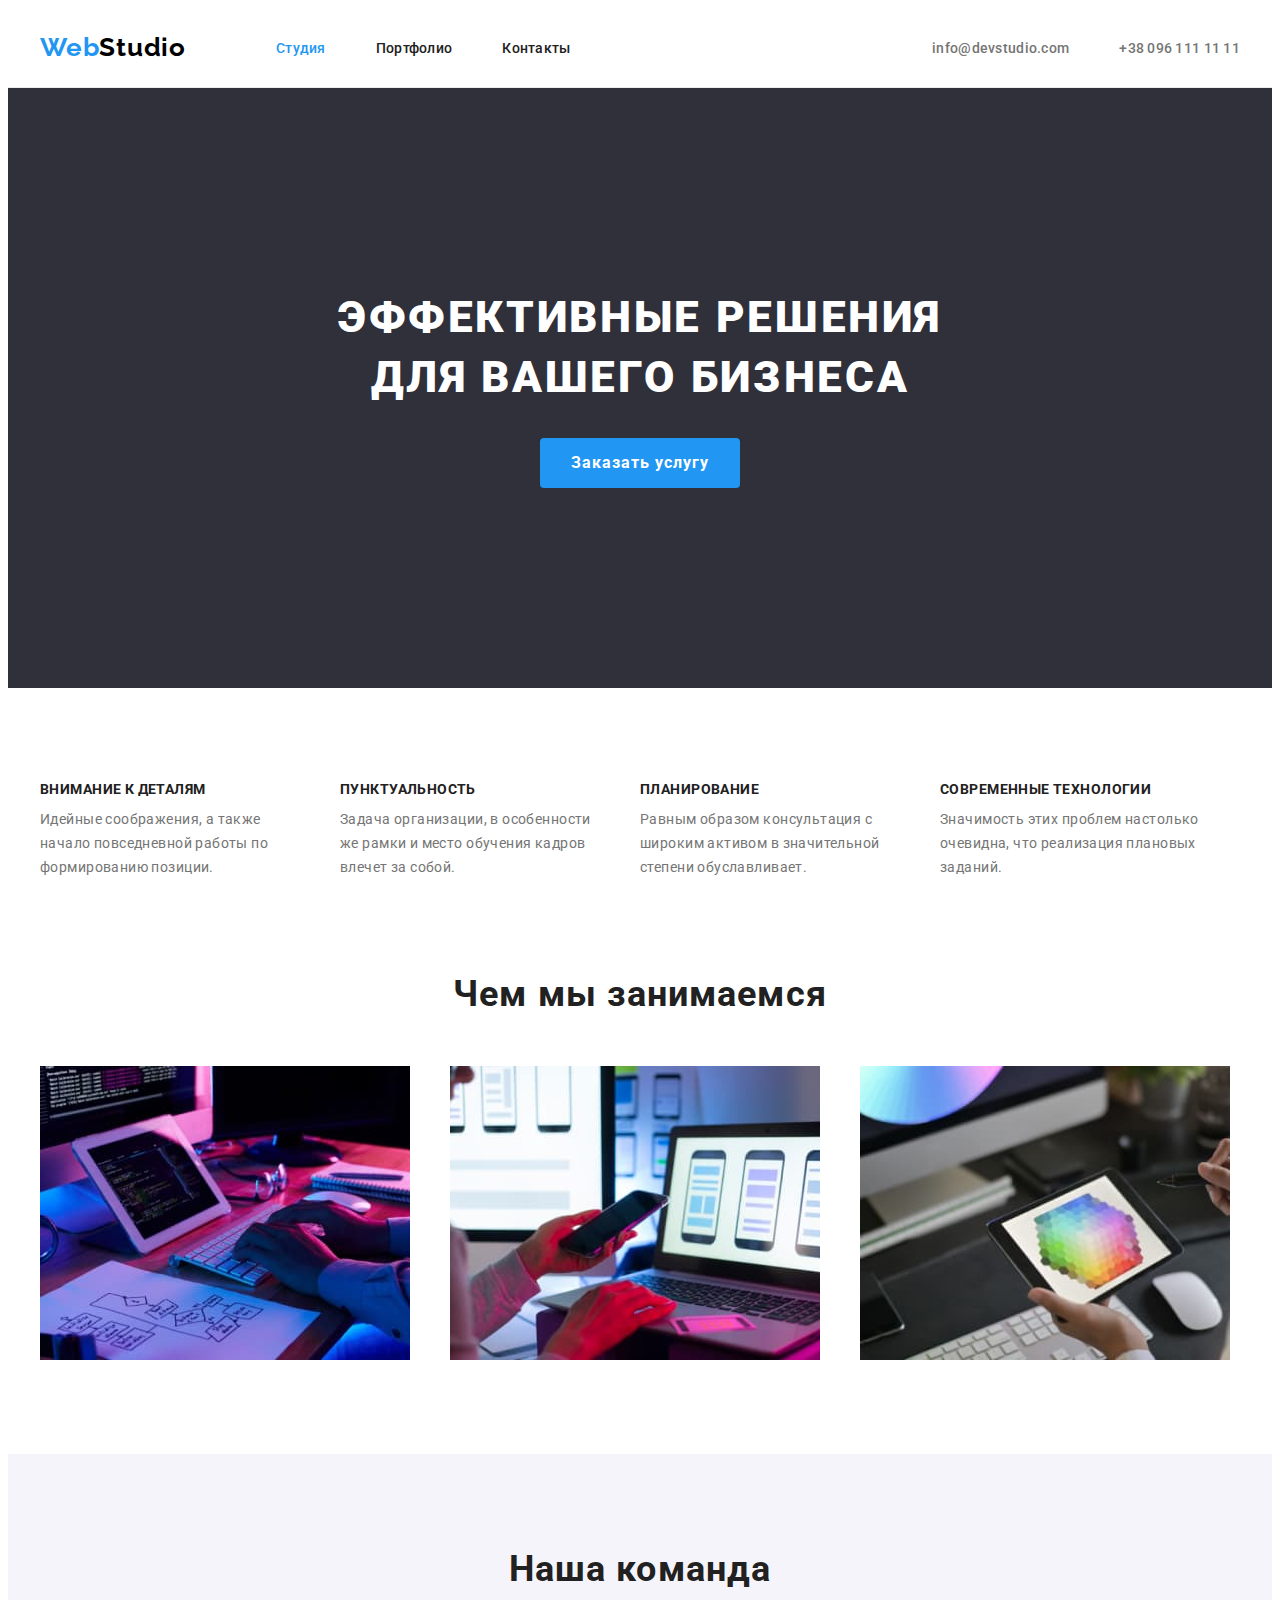
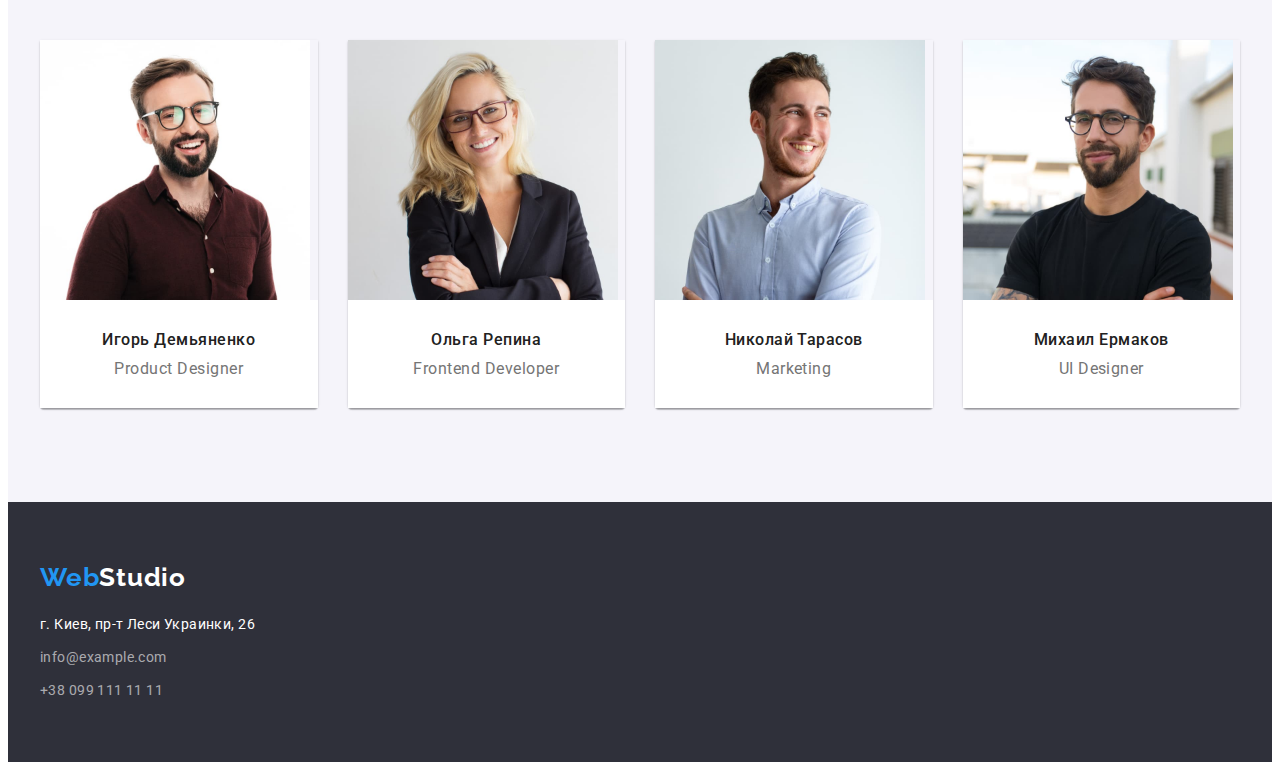
<file: index.html>
<!DOCTYPE html>
<html lang="ru">
  <head>
    <meta charset="UTF-8" />
    <meta http-equiv="X-UA-Compatible" content="IE=edge" />
    <meta name="viewport" content="width=device-width, initial-scale=1.0" />
    <title>Студия</title>
    <link rel="preconnect" href="https://fonts.googleapis.com" />
    <link rel="preconnect" href="https://fonts.gstatic.com" crossorigin />
    <link
      href="https://fonts.googleapis.com/css2?family=Raleway:wght@700&family=Roboto:wght@400;500;700;900&display=swap"
      rel="stylesheet"
    />
    <link
      rel="stylesheet"
      href="https://cdnjs.cloudflare.com/ajax/libs/modern-normalize/1.1.0/modern-normalize.min.css"
      integrity="sha512-wpPYUAdjBVSE4KJnH1VR1HeZfpl1ub8YT/NKx4PuQ5NmX2tKuGu6U/JRp5y+Y8XG2tV+wKQpNHVUX03MfMFn9Q=="
      crossorigin="anonymous"
      referrerpolicy="no-referrer"
    />
    <link rel="stylesheet" href="./css/styles.css" />
  </head>
  <body>
    <!--  START HEADER -->

    <header class="page-header">
      <div class="container header-container">
        <nav class="navigation">
          <a class="logo-header link" lang="en" href=""
            ><span class="first-part-logo">Web</span>Studio</a
          >

          <ul class="nav-list list">
            <li class="nav-list-item">
              <a class="nav-list-link link current" href="">Студия</a>
            </li>
            <li class="nav-list-item">
              <a class="nav-list-link link" href="./portfolio.html"
                >Портфолио</a
              >
            </li>
            <li class="nav-list-item">
              <a class="nav-list-link link" href="">Контакты</a>
            </li>
          </ul>
        </nav>
        <ul class="main-contact list">
          <li class="main-contact-item">
            <a class="main-contact-link link" href="mailto:info@devstudio.com"
              >info@devstudio.com</a
            >
          </li>
          <li class="main-contact-item">
            <a class="main-contact-link link" href="tel:+380961111111"
              >+38 096 111 11 11</a
            >
          </li>
        </ul>
      </div>
    </header>

    <!-- /END HEADER -->

    <main>
      <!--  START Hero-->
      <section class="hero">
        <div class="container">
          <h1 class="main-tittle">
            Эффективные решения <br />
            для вашего бизнеса
          </h1>
          <button class="modal-btn" type="button">Заказать услугу</button>
        </div>
      </section>

      <!--  /END HERO -->

      <!--START SPECIFICS-->

      <section class="specifics section">
        <div class="container">
          <h2 hidden>список</h2>
          <ul class="specifics-list list">
            <li class="specifics-list-item">
              <h3 class="specifics-tittle">Внимание к деталям</h3>
              <p class="specifics-text">
                Идейные соображения, а также начало повседневной работы по
                формированию позиции.
              </p>
            </li>
            <li class="specifics-list-item">
              <h3 class="specifics-tittle">Пунктуальность</h3>
              <p class="specifics-text">
                Задача организации, в особенности же рамки и место обучения
                кадров влечет за собой.
              </p>
            </li>
            <li class="specifics-list-item">
              <h3 class="specifics-tittle">Планирование</h3>
              <p class="specifics-text">
                Равным образом консультация с широким активом в значительной
                степени обуславливает.
              </p>
            </li>
            <li class="specifics-list-item">
              <h3 class="specifics-tittle">Современные технологии</h3>
              <p class="specifics-text">
                Значимость этих проблем настолько очевидна, что реализация
                плановых заданий.
              </p>
            </li>
          </ul>
        </div>
      </section>

      <!--  /END SPECIFICS -->

      <!--START what we do-->

      <section class="description section">
        <div class="container">
          <h2 class="description-tittle tittle">Чем мы занимаемся</h2>
          <ul class="description-list list">
            <li class="description-item">
              <img
                src="./images/box1.jpg"
                alt="человек печатает на ноутбуке"
                width="370"
                height="294"
              />
            </li>
            <li class="description-item">
              <img
                src="./images/box2.jpg"
                alt="человек держит телефон в руках"
                width="370"
                height="294"
              />
            </li>
            <li class="description-item">
              <img
                src="./images/box3.jpg"
                alt="человек держит планшет в руках"
                width="370"
                height="294"
              />
            </li>
          </ul>
        </div>
      </section>

      <!-- /END what we do -->

      <!-- START our team-->

      <section class="employees-section section">
        <div class="container">
          <h2 class="employees-tittle tittle">Наша команда</h2>
          <ul class="employees-list list">
            <li class="employees-card">
              <img
                class="employees-photo"
                src="./images/user1.jpg"
                alt="дизайнер Игорь Демьяненко"
                width="270"
                height="260"
              />

              <div class="employees">
                <h3 class="employees-name">Игорь Демьяненко</h3>
                <p class="employees-position" lang="en">Product Designer</p>
              </div>
            </li>

            <li class="employees-card">
              <img
                class="employees-photo"
                src="./images/user2.jpg"
                alt="разработчик Ольга Репина"
                width="270"
                height="260"
              />

              <div class="employees">
                <h3 class="employees-name">Ольга Репина</h3>
                <p class="employees-position" lang="en">Frontend Developer</p>
              </div>
            </li>

            <li class="employees-card">
              <img
                class="employees-photo"
                src="./images/user3.jpg"
                alt="маркетолог Николай Тарасов"
                width="270"
                height="260"
              />

              <div class="employees">
                <h3 class="employees-name">Николай Тарасов</h3>
                <p class="employees-position" lang="en">Marketing</p>
              </div>
            </li>

            <li class="employees-card">
              <img
                class="employees-photo"
                src="./images/user4.jpg"
                alt="дизайнер Михаил Ермаков"
                width="270"
                height="260"
              />

              <div class="employees">
                <h3 class="employees-name">Михаил Ермаков</h3>
                <p class="employees-position" lang="en">UI Designer</p>
              </div>
            </li>
          </ul>
        </div>
      </section>

      <!-- /END our team -->
    </main>

    <!--  START footer -->
    <footer class="page-footer">
      <div class="container">
        <a class="logo-footer link" href="" lang="en"
          ><span class="first-part-logo">Web</span>Studio</a
        >
        <address>
          <ul class="contact list">
            <li class="contact-list-item">
              <a
                class="contact-list-adress link"
                href=""
                target="_blank"
                rel="noopener noreferer"
              >
                г. Киев, пр-т Леси Украинки, 26
              </a>
            </li>

            <li class="contact-list-item">
              <a class="contact-list-link link" href="mailto:info@example.com"
                >info@example.com</a
              >
            </li>

            <li class="contact-list-item">
              <a class="contact-list-link link" href="tel:+380991111111"
                >+38 099 111 11 11</a
              >
            </li>
          </ul>
        </address>
      </div>
    </footer>
  </body>
</html>
</file>
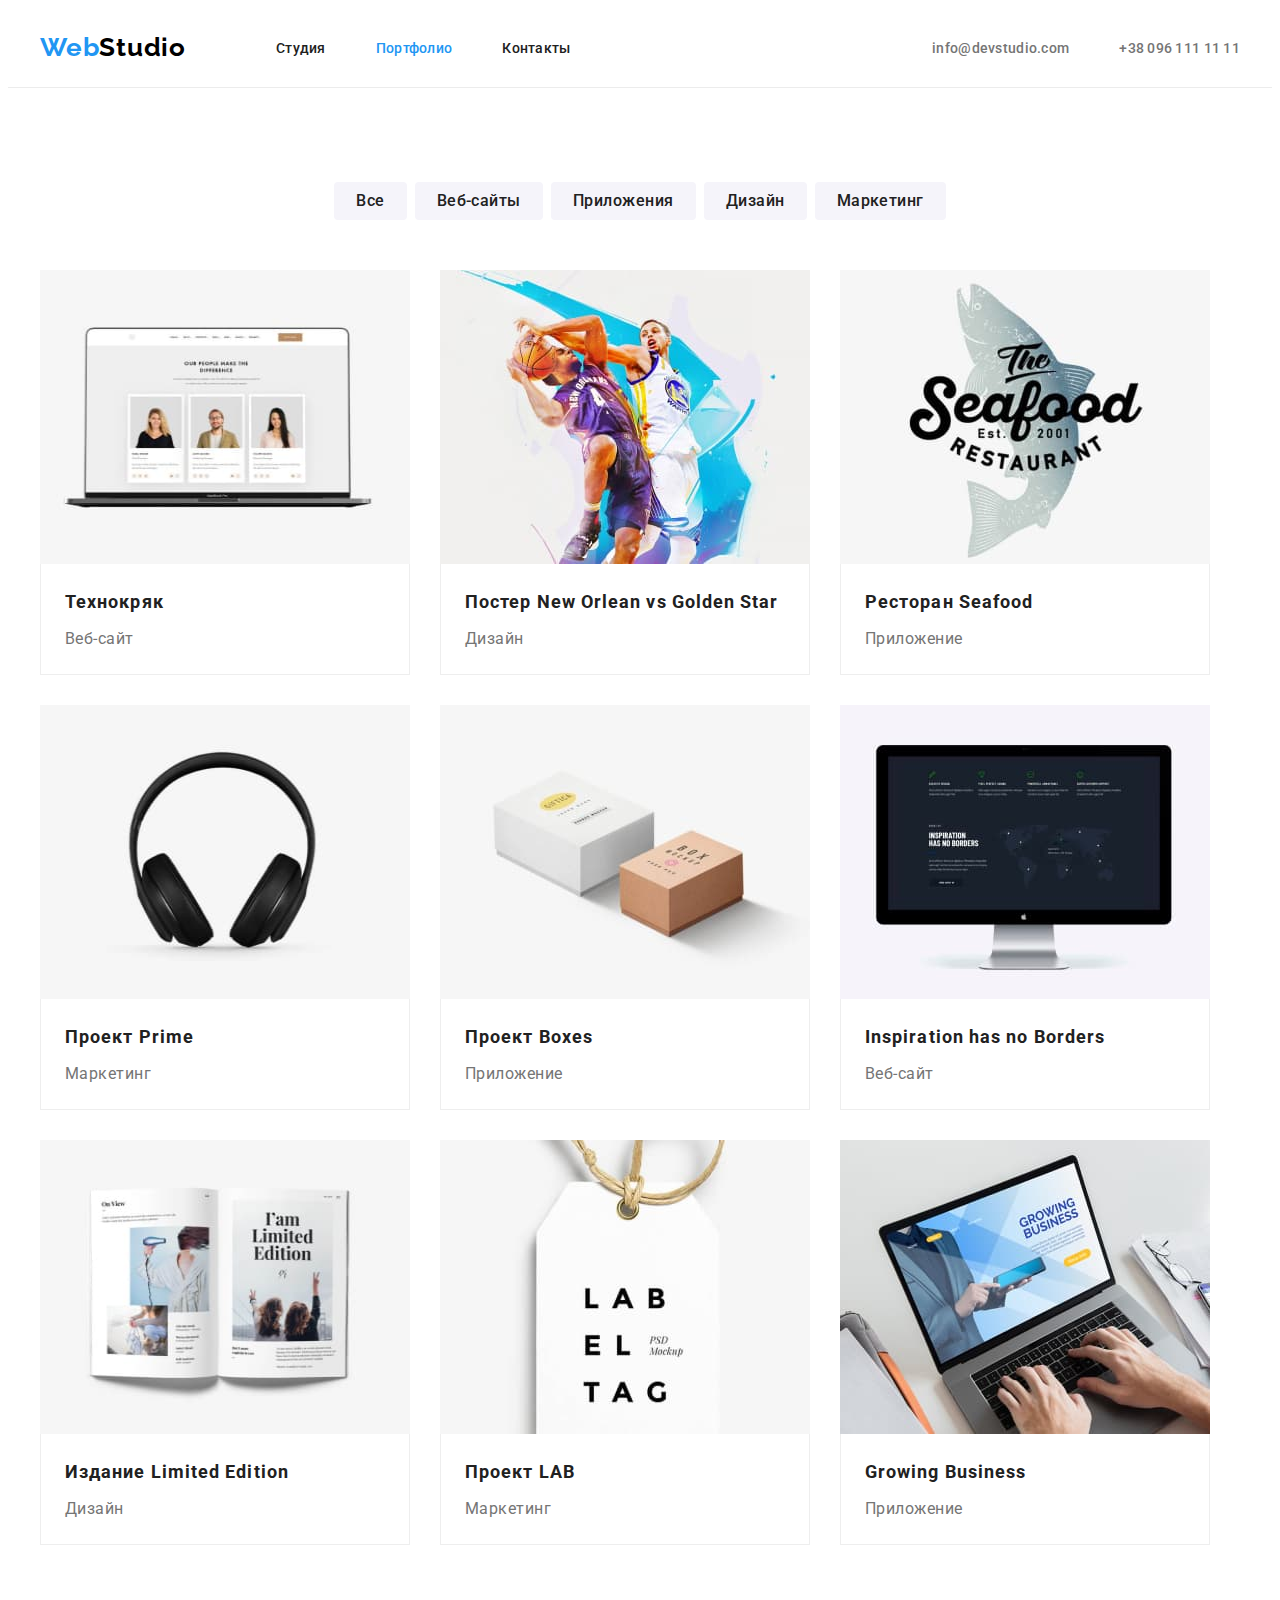
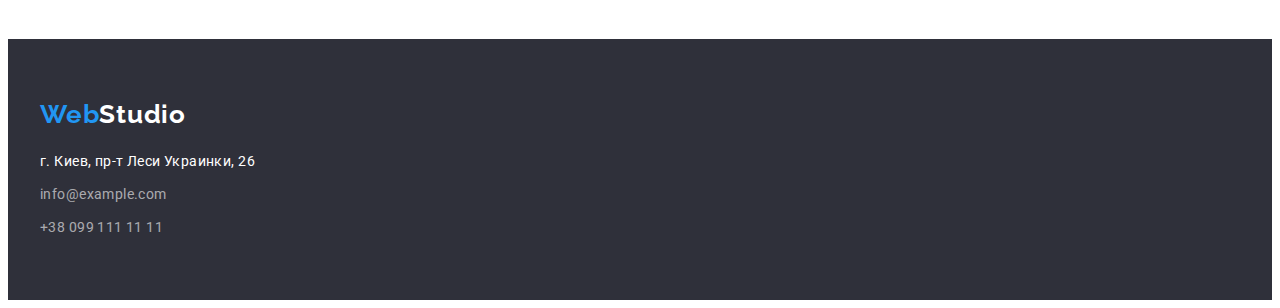
<file: portfolio.html>
<!DOCTYPE html>
<html lang="ru">
  <head>
    <meta charset="UTF-8" />
    <meta http-equiv="X-UA-Compatible" content="IE=edge" />
    <meta name="viewport" content="width=device-width, initial-scale=1.0" />
    <title>Портфолио</title>
    <link rel="preconnect" href="https://fonts.googleapis.com" />
    <link rel="preconnect" href="https://fonts.gstatic.com" crossorigin />
    <link
      href="https://fonts.googleapis.com/css2?family=Raleway:wght@700&family=Roboto:wght@400;500;700;900&display=swap"
      rel="stylesheet"
    />
    <link
      rel="stylesheet"
      href="https://cdnjs.cloudflare.com/ajax/libs/modern-normalize/1.1.0/modern-normalize.min.css"
      integrity="sha512-wpPYUAdjBVSE4KJnH1VR1HeZfpl1ub8YT/NKx4PuQ5NmX2tKuGu6U/JRp5y+Y8XG2tV+wKQpNHVUX03MfMFn9Q=="
      crossorigin="anonymous"
      referrerpolicy="no-referrer"
    />
    <link rel="stylesheet" href="./css/styles.css" />
  </head>
  <body>
    <!--  START HEADER -->

    <header class="page-header">
      <div class="container header-container">
        <nav class="navigation">
          <a class="logo-header link" lang="en" href=""
            ><span class="first-part-logo">Web</span>Studio</a
          >

          <ul class="nav-list list">
            <li class="nav-list-item">
              <a class="nav-list-link link" href="./index.html">Студия</a>
            </li>
            <li class="nav-list-item">
              <a class="nav-list-link link current" href="">Портфолио</a>
            </li>
            <li class="nav-list-item">
              <a class="nav-list-link link" href="">Контакты</a>
            </li>
          </ul>
        </nav>
        <ul class="main-contact list">
          <li class="main-contact-item">
            <a class="main-contact-link link" href="mailto:info@devstudio.com"
              >info@devstudio.com</a
            >
          </li>
          <li class="main-contact-item">
            <a class="main-contact-link link" href="tel:+380961111111"
              >+38 096 111 11 11</a
            >
          </li>
        </ul>
      </div>
    </header>

    <!-- /END HEADER -->

    <main>
      <section class="filter section">
        <div class="container">
          <h1 hidden>Проекты</h1>
          <ul class="filter-list list">
            <li class="filter-list-item">
              <button class="filter-btn" type="button">Все</button>
            </li>
            <li class="filter-list-item">
              <button class="filter-btn" type="button">Веб-сайты</button>
            </li>
            <li class="filter-list-item">
              <button class="filter-btn" type="button">Приложения</button>
            </li>
            <li class="filter-list-item">
              <button class="filter-btn" type="button">Дизайн</button>
            </li>
            <li class="filter-list-item">
              <button class="filter-btn" type="button">Маркетинг</button>
            </li>
          </ul>

          <ul class="projects-list list">
            <li class="projects-list-item">
              <a class="link" href="">
                <img
                  src="./images/project1.jpg"
                  alt="фото людей"
                  width="370"
                  height="294"
                />
                <div class="projects-name">
                  <h2 class="projects-tittle">Технокряк</h2>
                  <p class="projects-text">Веб-сайт</p>
                </div>
              </a>
            </li>
            <li class="projects-list-item">
              <a class="link" href="">
                <img
                  src="./images/project2.jpg"
                  alt="два баскетболиста"
                  width="370"
                  height="294"
                />
                <div class="projects-name">
                  <h2 class="projects-tittle">
                    Постер <span lang="en">New Orlean vs Golden Star</span>
                  </h2>
                  <p class="projects-text">Дизайн</p>
                </div>
              </a>
            </li>
            <li class="projects-list-item">
              <a class="link" href="">
                <img
                  src="./images/project3.jpg"
                  alt="лого ресторана"
                  width="370"
                  height="294"
                />
                <div class="projects-name">
                  <h2 class="projects-tittle">
                    Ресторан <span lang="en">Seafood</span>
                  </h2>
                  <p class="projects-text">Приложение</p>
                </div>
              </a>
            </li>
            <li class="projects-list-item">
              <a class="link" href="">
                <img
                  src="./images/project4.jpg"
                  alt="наушники"
                  width="370"
                  height="294"
                />
                <div class="projects-name">
                  <h2 class="projects-tittle">
                    Проект <span lang="en">Prime</span>
                  </h2>
                  <p class="projects-text">Маркетинг</p>
                </div>
              </a>
            </li>
            <li class="projects-list-item">
              <a class="link" href="">
                <img
                  src="./images/project5.jpg"
                  alt="две коробки"
                  width="370"
                  height="294"
                />
                <div class="projects-name">
                  <h2 class="projects-tittle">
                    Проект <span lang="en">Boxes</span>
                  </h2>
                  <p class="projects-text">Приложение</p>
                </div>
              </a>
            </li>
            <li class="projects-list-item">
              <a class="link" href="">
                <img
                  src="./images/project6.jpg"
                  alt="монитор компьютера"
                  width="370"
                  height="294"
                />
                <div class="projects-name">
                  <h2 class="projects-tittle" lang="en">
                    Inspiration has no Borders
                  </h2>
                  <p class="projects-text">Веб-сайт</p>
                </div>
              </a>
            </li>
            <li class="projects-list-item">
              <a class="link" href="">
                <img
                  src="./images/project7.jpg"
                  alt="журнал"
                  width="370"
                  height="294"
                />
                <div class="projects-name">
                  <h2 class="projects-tittle">
                    Издание <span lang="en">Limited Edition</span>
                  </h2>
                  <p class="projects-text">Дизайн</p>
                </div>
              </a>
            </li>
            <li class="projects-list-item">
              <a class="link" href="">
                <img
                  src="./images/project8.jpg"
                  alt="бирка с надписью"
                  width="370"
                  height="294"
                />
                <div class="projects-name">
                  <h2 class="projects-tittle">Проект <span>LAB</span></h2>
                  <p class="projects-text">Маркетинг</p>
                </div>
              </a>
            </li>
            <li class="projects-list-item">
              <a class="link" href="">
                <img
                  src="./images/project9.jpg"
                  alt="человек печатает на ноутбуке"
                  width="370"
                  height="294"
                />
                <div class="projects-name">
                  <h2 class="projects-tittle" lang="en">Growing Business</h2>
                  <p class="projects-text">Приложение</p>
                </div>
              </a>
            </li>
          </ul>
        </div>
      </section>
    </main>

    <footer class="page-footer">
      <div class="container">
        <a class="logo-footer link" href="" lang="en"
          ><span class="first-part-logo">Web</span>Studio</a
        >
        <address>
          <ul class="contact list">
            <li class="contact-list-item">
              <a
                class="contact-list-adress link"
                href=""
                target="_blank"
                rel="noopener noreferer"
              >
                г. Киев, пр-т Леси Украинки, 26
              </a>
            </li>

            <li class="contact-list-item">
              <a class="contact-list-link link" href="mailto:info@example.com"
                >info@example.com</a
              >
            </li>

            <li class="contact-list-item">
              <a class="contact-list-link link" href="tel:+380991111111"
                >+38 099 111 11 11</a
              >
            </li>
          </ul>
        </address>
      </div>
    </footer>
  </body>
</html>
</file>
<file: css/styles.css>
:root {
  --primary-font-family: "Roboto", sans-serif;
  --secondary-font-family: "Raleway", sans-serif;
  --primary-text-color: #212121;
  --secondary-text-color: #757575;
  --third-text-color: #ffffff;
  --logo-header-text-color: #000000;
  --logo-footer-text-color: #ffffff;
  --accent-color: #2196f3;
  --button-hover-background-color: #188ce8;
  --main-background-color: #2f303a;
  --primary-background-color: #f5f4fa;
  --filter-background-color-: #f5f4fa;
}

body {
  font-family: var(--primary-font-family);
  font-style: normal;
  color: var(--primary-text-color);
  background-color: var(--third-text-color);
}

h1,
h2,
h3,
h4,
p {
  margin-top: 0;
  margin-bottom: 0;
}

ul,
ol {
  margin-top: 0;
  margin-bottom: 0;
  padding-left: 0;
}

img {
  display: block;
  max-width: 100%;
  min-height: auto;
}

.link {
  text-decoration: none;
}
.list {
  list-style: none;
}

.section {
  padding-top: 94px;
  padding-bottom: 94px;
}

.container {
  width: 1200px;
  padding-left: 15px;
  padding-right: 15px;
  margin-left: auto;
  margin-right: auto;
}

/*Start Header  */

.header-container {
  display: flex;
  align-items: center;
}

.page-header {
  border-bottom: 1px solid #ececec;
}

.navigation {
  display: flex;
  align-items: center;
}

.nav-list {
  display: flex;
  align-items: center;
}

.logo-header {
  margin-right: 90px;
  padding-top: 24px;
  padding-bottom: 24px;
  font-family: var(--secondary-font-family);
  font-style: normal;
  font-weight: 700;
  font-size: 26px;
  line-height: 1.19;
  letter-spacing: 0.03em;
  color: var(--logo-header-text-color);
}

.first-part-logo {
  color: var(--accent-color);
}

.nav-list-item:not(:last-child) {
  margin-right: 50px;
}

.main-contact {
  display: flex;
  align-items: center;
  margin-left: auto;
}

.main-contact-item:not(:last-child) {
  margin-right: 50px;
}

.nav-list-link {
  padding-top: 32px;
  padding-bottom: 32px;
  font-weight: 500;
  font-size: 14px;
  line-height: 1.14;
  letter-spacing: 0.02em;
  color: var(--primary-text-color);
}

.current {
  color: var(--accent-color);
}

.nav-list-link:hover,
.nav-list-link:focus {
  color: var(--accent-color);
}

.main-contact-link {
  padding-top: 32px;
  padding-bottom: 32px;
  font-weight: 500;
  font-size: 14px;
  line-height: 1.14;
  letter-spacing: 0.02em;
  color: var(--secondary-text-color);
}

.main-contact-link:hover,
.main-contact-link:focus {
  color: var(--accent-color);
}
/* End Header */

/*Start Hero */
.hero {
  background-color: var(--main-background-color);
  text-align: center;
  padding-top: 200px;
  padding-bottom: 200px;
}

.main-tittle {
  margin-bottom: 30px;
  font-weight: 900;
  font-size: 44px;
  line-height: 1.36;
  letter-spacing: 0.06em;
  text-transform: uppercase;

  color: var(--third-text-color);
}

.modal-btn {
  min-width: 200px;
  padding: 10px 20px;
  border-radius: 4px;
  border: none;
  font-family: inherit;
  font-weight: 700;
  font-size: 16px;
  line-height: 1.88;
  text-align: center;
  letter-spacing: 0.06em;
  cursor: pointer;
  color: var(--third-text-color);
  background-color: var(--accent-color);
}

.modal-btn:hover,
.modal-btn:focus {
  background-color: var(--button-hover-background-color);
}
/* End Hero */

/* Start specifics */
.specifics-tittle {
  margin-bottom: 10px;
  font-weight: 700;
  font-size: 14px;
  line-height: 1.14;
  letter-spacing: 0.03em;
  text-transform: uppercase;
}

.specifics-text {
  font-weight: 400;
  font-size: 14px;
  line-height: 1.71;
  letter-spacing: 0.03em;
  color: var(--secondary-text-color);
}

.specifics-list {
  display: flex;
  margin-left: -30px;
}

.specifics-list-item {
  margin-left: 30px;
  flex-basis: 270px;
}

/* .specifics-list-item:not(:nth-child(4n)) {
  margin-right: 30px;
} */

/* End specifics */

/* Start what we do */
.tittle {
  font-weight: 700;
  font-size: 36px;
  line-height: 1.17;
  text-align: center;
  letter-spacing: 0.03em;
}

.description {
  padding-top: 0;
}

.description-tittle {
  margin-bottom: 50px;
}

.description-list {
  display: flex;
  margin-left: -30px;
}

.description-item {
  margin-left: 30px;
  flex-basis: calc((100% - 90px) / 3);
}
/* .description-item:not(:nth-child(3n)) {
  margin-right: 30px; */
/* End what we do */

/* Start our team */
.employees-section {
  background-color: var(--filter-background-color-);
}

.employees-name {
  margin-bottom: 10px;
  font-weight: 500;
  font-size: 16px;
  line-height: 1.19;
  text-align: center;
  letter-spacing: 0.03em;
}

.employees-position {
  font-weight: 400;
  font-size: 16px;
  line-height: 1.19;
  text-align: center;
  letter-spacing: 0.03em;
  color: var(--secondary-text-color);
}

.employees-list {
  display: flex;
  margin-left: -30px;
}

.employees-tittle {
  margin-bottom: 50px;
}
.employees-card {
  margin-left: 30px;
  flex-basis: calc((100% - 120px) / 4);
}
/* .employees-card:not(:nth-child(4n)) {
  margin-right: 30px;
} */

.employees-card {
  box-shadow: 0px 1px 3px rgba(0, 0, 0, 0.12), 0px 1px 1px rgba(0, 0, 0, 0.14),
    0px 2px 1px rgba(0, 0, 0, 0.2);
  border-radius: 0px 0px 4px 4px;
}

.employees {
  padding-top: 30px;
  padding-bottom: 30px;
  background-color: var(--third-text-color);
}
/* End our team */

/*start footer */
.page-footer {
  background-color: var(--main-background-color);
  padding-top: 60px;
  padding-bottom: 60px;
}

.logo-footer {
  display: block;
  margin-bottom: 20px;
  font-family: var(--secondary-font-family);
  font-style: normal;
  font-weight: 700;
  font-size: 26px;
  line-height: 1.19;
  letter-spacing: 0.03em;
  color: var(--logo-footer-text-color);
}

.contact-list-item > a {
  font-style: normal;
  font-weight: 400;
  font-size: 14px;
  line-height: 1.71;
  letter-spacing: 0.03em;
}

.contact-list-item:not(:last-child) {
  margin-bottom: 9px;
}
.contact-list-adress {
  color: var(--third-text-color);
}

.contact-list-link {
  color: rgba(255, 255, 255, 0.6);
}

.contact-list-link:hover,
.contact-list-link:focus {
  color: var(--accent-color);
}
/* end footer */

/* START PAGE PORTFOLIO */

.filter-btn {
  padding: 6px 22px;
  font-family: inherit;
  font-style: normal;
  font-weight: 500;
  font-size: 16px;
  line-height: 1.63;
  text-align: center;
  letter-spacing: 0.03em;
  cursor: pointer;
  color: var(--primary-text-color);
  background-color: var(--filter-background-color-);
  border-radius: 4px;
  border: none;
}

.filter-btn:hover,
.filter-btn:focus {
  color: var(--third-text-color);
  background-color: var(--accent-color);
}

.filter-list {
  display: flex;
  justify-content: center;
  margin-bottom: 50px;
}

.filter-list-item:not(:last-child) {
  margin-right: 8px;
}
/*  START PROJECTS CARD */

.projects-list {
  display: flex;
  flex-wrap: wrap;
  margin-left: -30px;
  margin-top: -30px;
  flex-basis: calc((100% - 90px) / 3);
}

.projects-name {
  padding: 20px 24px;
  border: 1px solid #eeeeee;
  border-top: none;
}

.projects-tittle {
  margin-bottom: 4px;
  font-family: inherit;
  font-style: normal;
  font-weight: 700;
  font-size: 18px;
  line-height: 2;
  letter-spacing: 0.06em;
  color: var(--primary-text-color);
}

.projects-list-item {
  margin-left: 30px;
  margin-top: 30px;
}

.projects-text {
  font-family: inherit;
  font-style: normal;
  font-weight: 400;
  font-size: 16px;
  line-height: 1.88;
  letter-spacing: 0.03em;
  color: var(--secondary-text-color);
}
/* END AGE PORTFOLIO */
</file>
